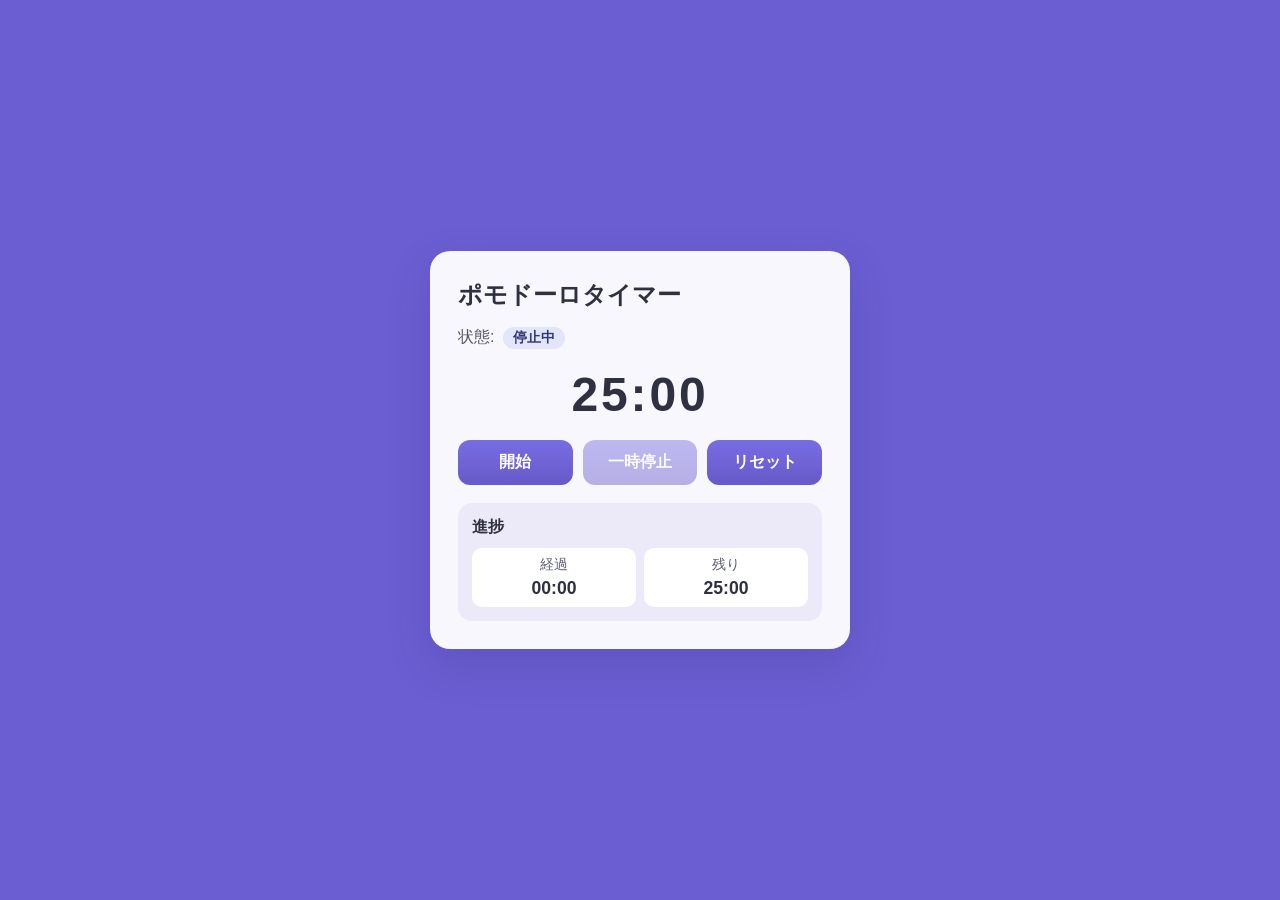
<file: 1.pomodoro/index.html>
<!DOCTYPE html>
<html lang="ja">
<head>
  <meta charset="UTF-8">
  <meta name="viewport" content="width=device-width, initial-scale=1.0">
  <title>ポモドーロタイマー</title>
  <link rel="stylesheet" href="static/css/style.css">
</head>
<body>
  <main class="app-shell">
    <section class="timer-card" aria-labelledby="app-title">
      <header class="app-header">
        <h1 id="app-title">ポモドーロタイマー</h1>
      </header>

      <p class="status-row">状態: <span id="timer-status" class="status-badge stopped" aria-live="polite">停止中</span></p>
      <p id="timer-display" class="timer-display" role="timer" aria-live="polite" aria-label="残り時間">25:00</p>

      <div class="controls" role="group" aria-label="タイマー操作">
        <button id="start-btn" type="button" aria-label="タイマーを開始">開始</button>
        <button id="pause-btn" type="button" aria-label="タイマーを一時停止" disabled>一時停止</button>
        <button id="reset-btn" type="button" aria-label="タイマーをリセット">リセット</button>
      </div>

      <section class="progress-panel" aria-labelledby="progress-title">
        <h2 id="progress-title">進捗</h2>
        <dl class="progress-grid">
          <div>
            <dt>経過</dt>
            <dd id="elapsed-display">00:00</dd>
          </div>
          <div>
            <dt>残り</dt>
            <dd id="remaining-display">25:00</dd>
          </div>
        </dl>
      </section>
    </section>
  </main>

  <script src="static/js/timer.js"></script>
</body>
</html>
</file>
<file: 1.pomodoro/static/css/style.css>
:root {
  color: #2f3040;
  background: #6b5ed2;
  font-family: "Noto Sans JP", "Yu Gothic", sans-serif;
}

* {
  box-sizing: border-box;
}

body {
  margin: 0;
  min-height: 100vh;
}

.app-shell {
  min-height: 100vh;
  display: grid;
  place-items: center;
  padding: 24px;
}

.timer-card {
  width: min(100%, 420px);
  padding: 28px;
  border-radius: 20px;
  background: #f8f7fd;
  box-shadow: 0 16px 40px rgb(62 51 138 / 24%);
}

.app-header h1 {
  margin: 0 0 16px;
  font-size: 1.5rem;
}

.status-row {
  margin: 0;
  color: #57596a;
}

.status-badge {
  display: inline-block;
  margin-left: 4px;
  padding: 2px 10px;
  border-radius: 999px;
  font-size: 0.875rem;
  font-weight: 700;
}

.status-badge.stopped {
  background: #e3e5f8;
  color: #313a75;
}

.status-badge.running {
  background: #d7f4df;
  color: #1a6b37;
}

.timer-display {
  margin: 18px 0;
  text-align: center;
  font-size: clamp(2rem, 8vw, 3rem);
  font-weight: 700;
  letter-spacing: 0.06em;
}

.controls {
  display: flex;
  flex-wrap: wrap;
  gap: 10px;
}

.controls button {
  flex: 1 1 110px;
  border: 0;
  border-radius: 12px;
  padding: 12px 14px;
  font-size: 1rem;
  font-weight: 700;
  color: #fff;
  background: linear-gradient(180deg, #786ce4, #665ac8);
  cursor: pointer;
  transition: transform 0.1s ease, box-shadow 0.2s ease, opacity 0.2s ease;
}

.controls button:hover {
  box-shadow: 0 10px 18px rgb(67 56 145 / 30%);
}

.controls button:focus-visible {
  outline: 3px solid #2f3040;
  outline-offset: 2px;
}

.controls button:active {
  transform: translateY(1px);
}

.controls button:disabled {
  opacity: 0.45;
  cursor: not-allowed;
  box-shadow: none;
}

.progress-panel {
  margin-top: 18px;
  border-radius: 14px;
  background: #eceaf9;
  padding: 14px;
}

.progress-panel h2 {
  margin: 0 0 10px;
  font-size: 1rem;
}

.progress-grid {
  margin: 0;
  display: grid;
  gap: 8px;
  grid-template-columns: repeat(2, minmax(0, 1fr));
}

.progress-grid div {
  border-radius: 10px;
  background: #fff;
  padding: 8px;
  text-align: center;
}

.progress-grid dt {
  font-size: 0.875rem;
  color: #5d6070;
}

.progress-grid dd {
  margin: 4px 0 0;
  font-size: 1.1rem;
  font-weight: 700;
}

@media (max-width: 480px) {
  .app-shell {
    padding: 14px;
  }

  .timer-card {
    padding: 18px;
    border-radius: 16px;
  }

  .controls button {
    flex-basis: 100%;
  }
}
</file>
